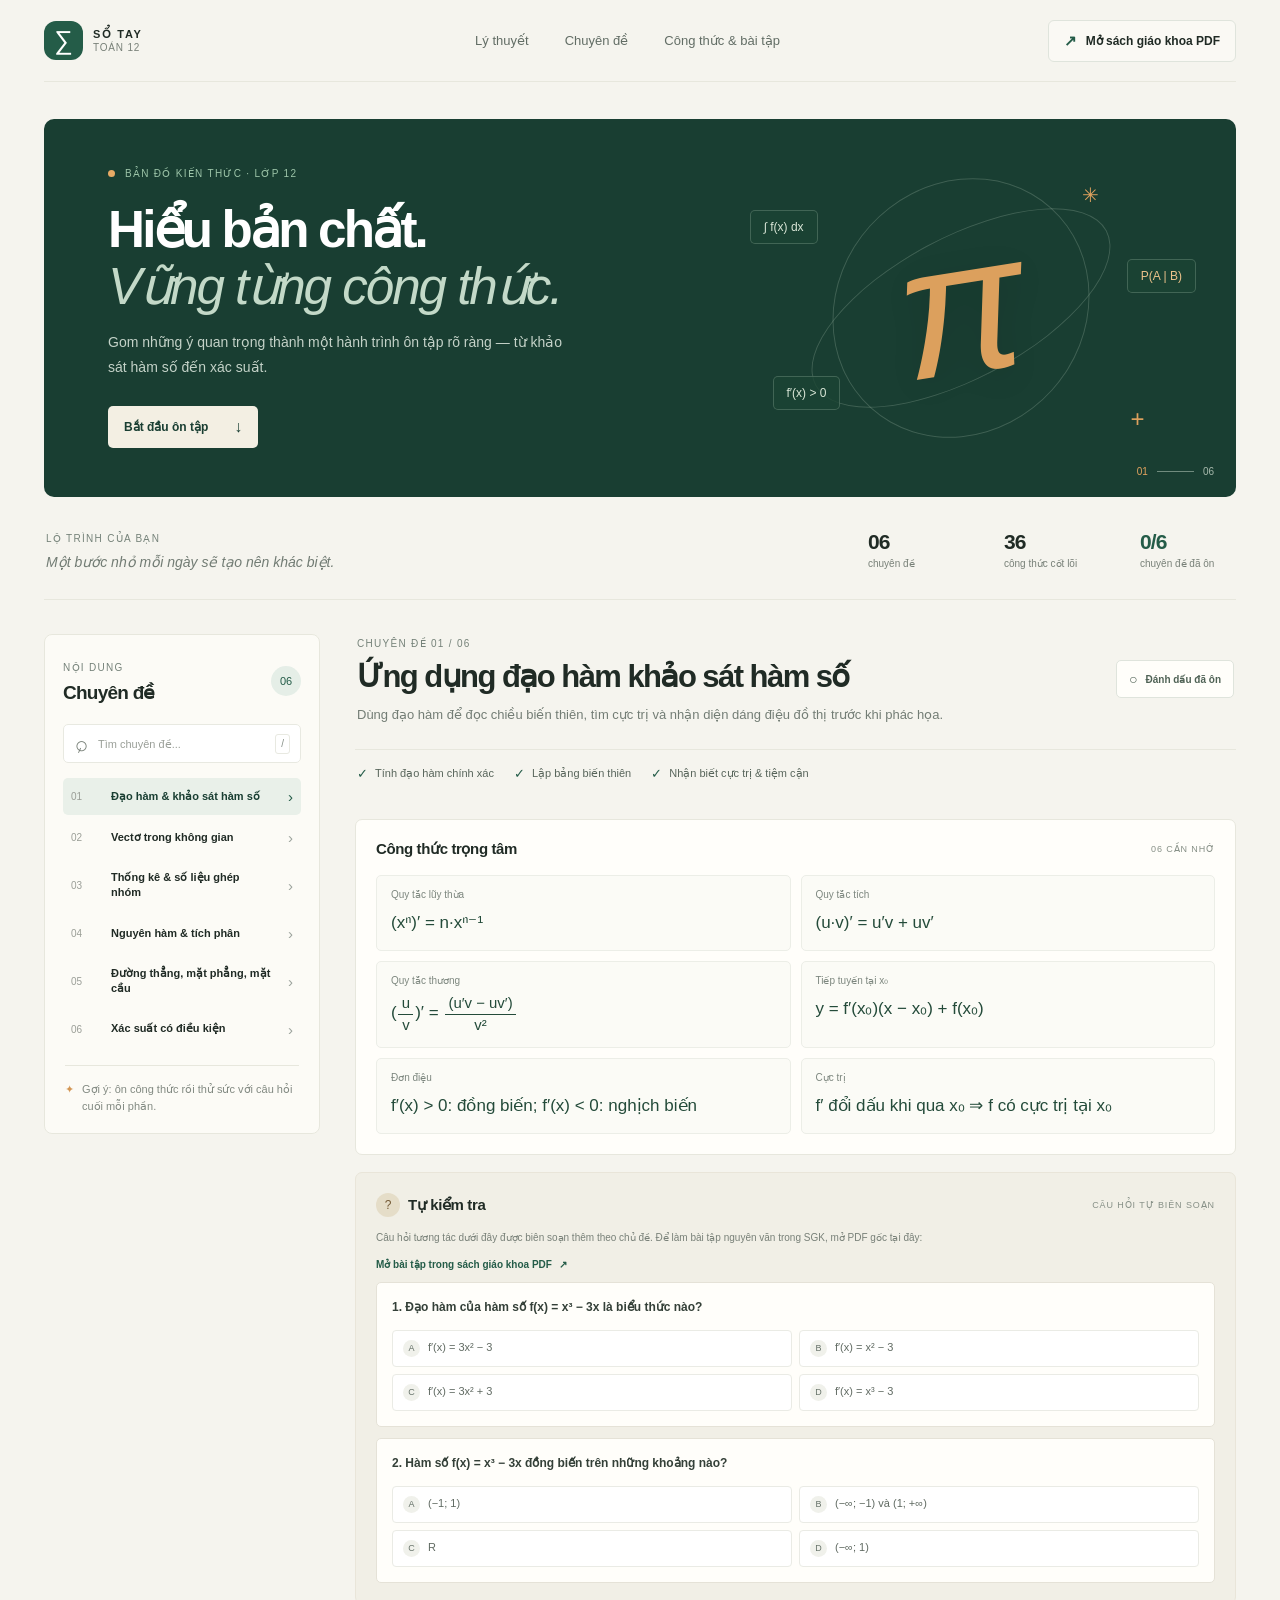
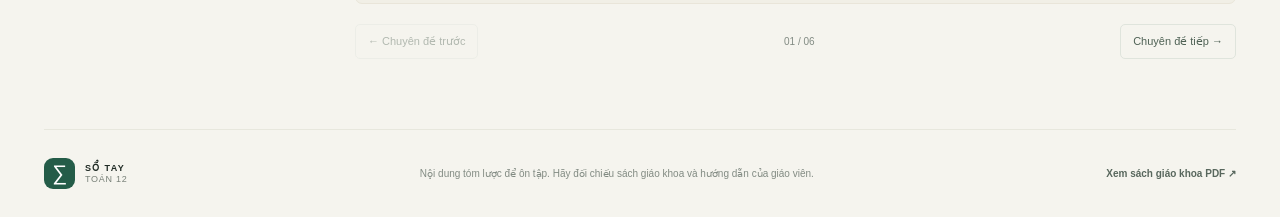
<file: index.html>
<!doctype html>
<html lang="vi">
  <head>
    <meta charset="utf-8">
    <meta name="viewport" content="width=device-width, initial-scale=1">
    <meta name="theme-color" content="#f5f4ee">
    <meta name="description" content="Sổ tay Toán 12: hệ thống kiến thức, công thức trọng tâm và câu hỏi luyện tập theo từng chuyên đề.">
    <title>Sổ tay Toán Tra Thanh — Học theo chuyên đề</title>
    <link rel="stylesheet" href="styles.css">
    <script src="math-render.js" defer></script>
    <script src="script.js" defer></script>
  </head>
  <body>
    <header class="topbar">
      <a class="brand" href="#" aria-label="Sổ tay Toán 12, về đầu trang">
        <span class="brand-mark" aria-hidden="true">∑</span>
        <span class="brand-copy"><strong>SỔ TAY</strong><span>TOÁN 12</span></span>
      </a>
      <nav class="top-links" aria-label="Điều hướng chính">
        <a href="ly-thuyet.html">Lý thuyết</a>
        <a href="#hoc-tap">Chuyên đề</a>
        <a href="#noi-dung-chuyen-de">Công thức &amp; bài tập</a>
      </nav>
      <details class="mobile-nav">
        <summary aria-label="Mở menu điều hướng"><span aria-hidden="true">☰</span></summary>
        <nav class="mobile-nav-panel" aria-label="Điều hướng trên điện thoại">
          <a href="index.html">Trang chủ</a>
          <a href="ly-thuyet.html">Kiến thức lý thuyết</a>
          <a href="#hoc-tap">Chuyên đề</a>
          <a href="#noi-dung-chuyen-de">Công thức &amp; bài tập</a>
        </nav>
      </details>
      <a class="source-link" href="sgk-toan12.pdf" target="_blank" rel="noopener">
        <span aria-hidden="true">↗</span> Mở sách giáo khoa PDF
      </a>
    </header>

    <main>
      <section class="hero page-width" aria-labelledby="hero-title">
        <div class="hero-copy">
          <p class="eyebrow"><span class="eyebrow-dot"></span> BẢN ĐỒ KIẾN THỨC · LỚP 12</p>
          <h1 id="hero-title">Hiểu bản chất.<br><span>Vững từng công thức.</span></h1>
          <p class="hero-description">Gom những ý quan trọng thành một hành trình ôn tập rõ ràng — từ khảo sát hàm số đến xác suất.</p>
          <a class="hero-cta" href="#hoc-tap">Bắt đầu ôn tập <span aria-hidden="true">↓</span></a>
        </div>
        <div class="hero-art" aria-hidden="true">
          <div class="orbit orbit-one"></div>
          <div class="orbit orbit-two"></div>
          <div class="math-note note-one">∫ f(x) dx</div>
          <div class="math-note note-two">f′(x) &gt; 0</div>
          <div class="math-note note-three">P(A | B)</div>
          <div class="hero-symbol">π</div>
          <span class="art-spark spark-one">✳</span>
          <span class="art-spark spark-two">+</span>
        </div>
        <div class="hero-index"><span>01</span><span class="index-line"></span><span>06</span></div>
      </section>

      <section class="overview page-width" aria-label="Tổng quan sổ tay">
        <div class="overview-heading">
          <span class="section-kicker">LỘ TRÌNH CỦA BẠN</span>
          <p>Một bước nhỏ mỗi ngày sẽ tạo nên khác biệt.</p>
        </div>
        <div class="overview-stats">
          <div class="stat"><strong id="topic-count">06</strong><span>chuyên đề</span></div>
          <div class="stat"><strong id="formula-count">—</strong><span>công thức cốt lõi</span></div>
          <div class="stat"><strong id="progress-count">0/6</strong><span>chuyên đề đã ôn</span></div>
        </div>
      </section>

      <section class="study-section page-width" id="hoc-tap" aria-label="Khu vực học tập">
        <aside class="topic-sidebar" aria-label="Danh sách chuyên đề">
          <div class="sidebar-heading">
            <div>
              <span class="section-kicker">NỘI DUNG</span>
              <h2>Chuyên đề</h2>
            </div>
            <span class="topic-total" id="sidebar-count">06</span>
          </div>
          <label class="search-box">
            <span class="search-icon" aria-hidden="true">⌕</span>
            <input id="topic-search" type="search" placeholder="Tìm chuyên đề..." autocomplete="off">
            <kbd>/</kbd>
          </label>
          <nav class="topic-list" id="topic-list" aria-label="Chọn chuyên đề"></nav>
          <p class="sidebar-note"><span aria-hidden="true">✦</span> Gợi ý: ôn công thức rồi thử sức với câu hỏi cuối mỗi phần.</p>
        </aside>

        <div class="topic-content" id="noi-dung-chuyen-de" aria-live="polite">
          <div id="topic-detail"></div>
        </div>
      </section>
    </main>

    <footer class="footer page-width">
      <a class="brand footer-brand" href="#">
        <span class="brand-mark" aria-hidden="true">∑</span>
        <span class="brand-copy"><strong>SỔ TAY</strong><span>TOÁN 12</span></span>
      </a>
      <p>Nội dung tóm lược để ôn tập. Hãy đối chiếu sách giáo khoa và hướng dẫn của giáo viên.</p>
      <a href="sgk-toan12.pdf" target="_blank" rel="noopener">Xem sách giáo khoa PDF <span aria-hidden="true">↗</span></a>
    </footer>
  </body>
</html>
</file>
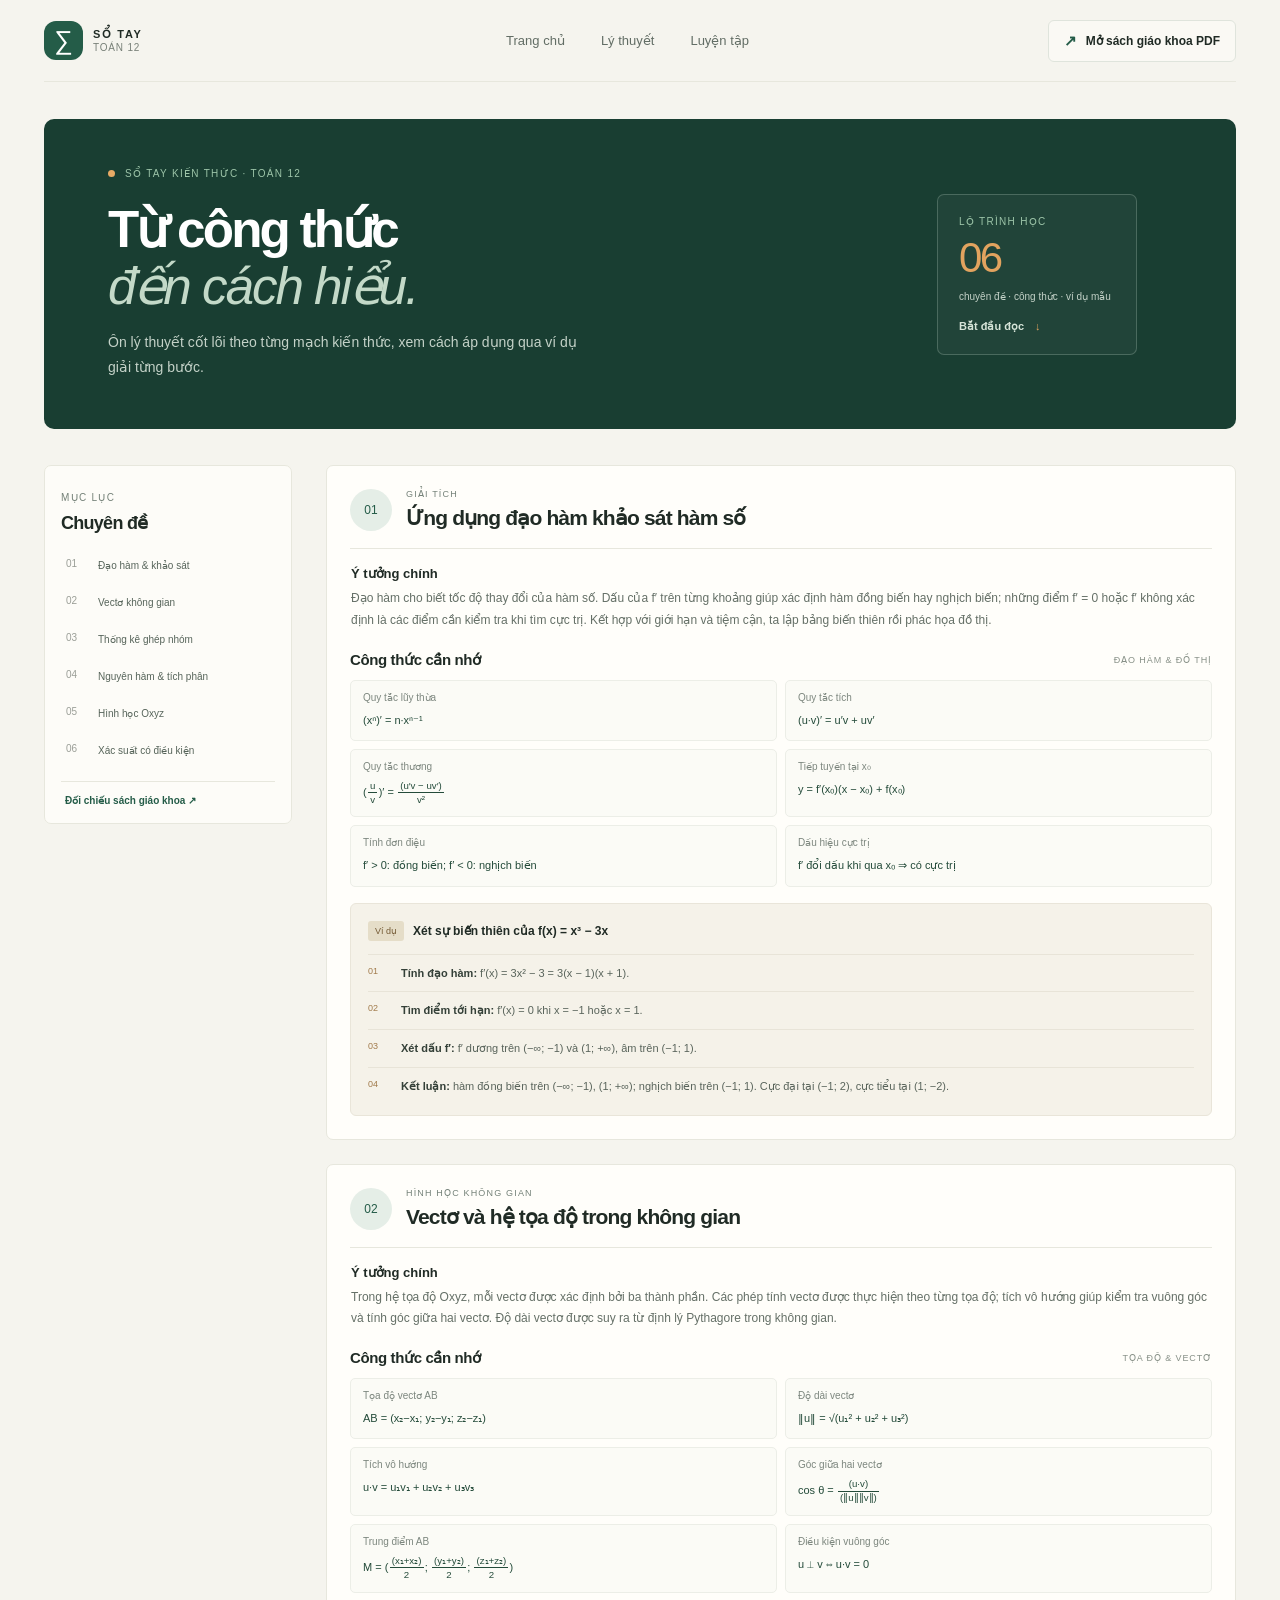
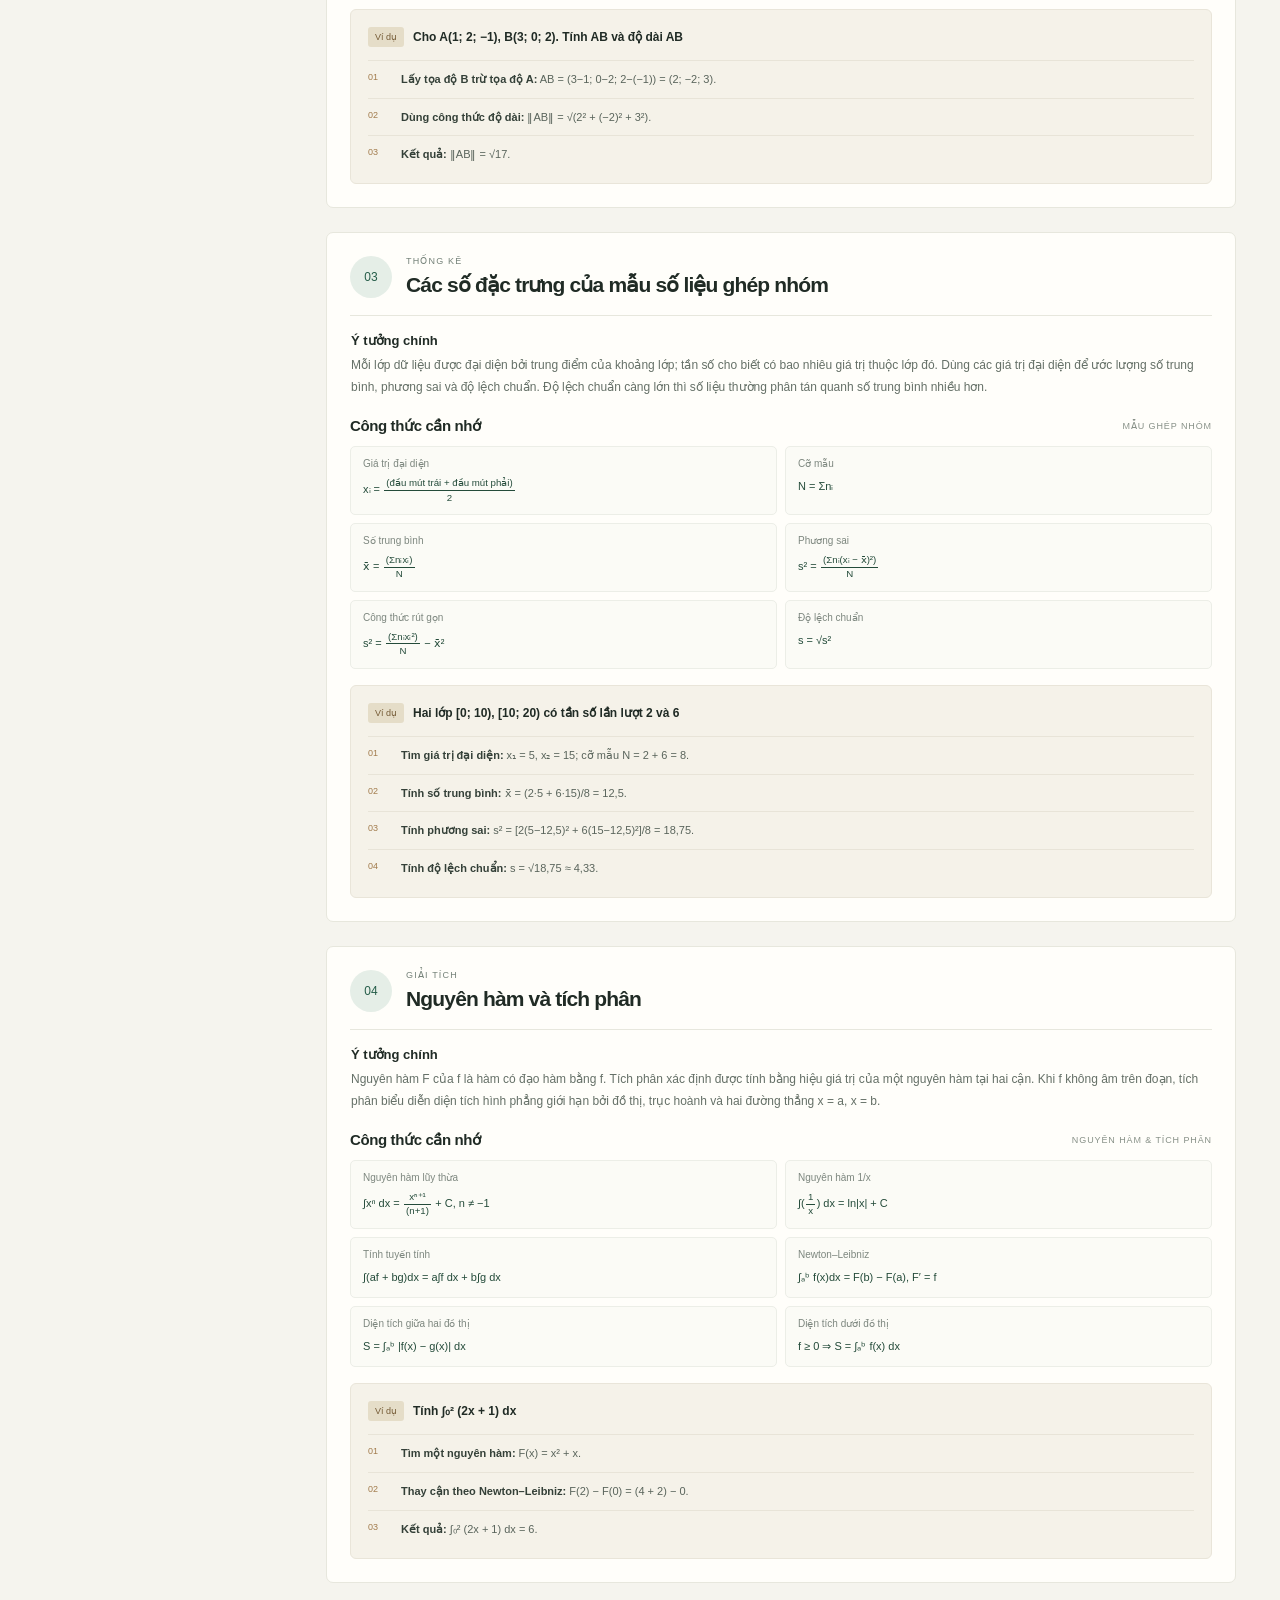
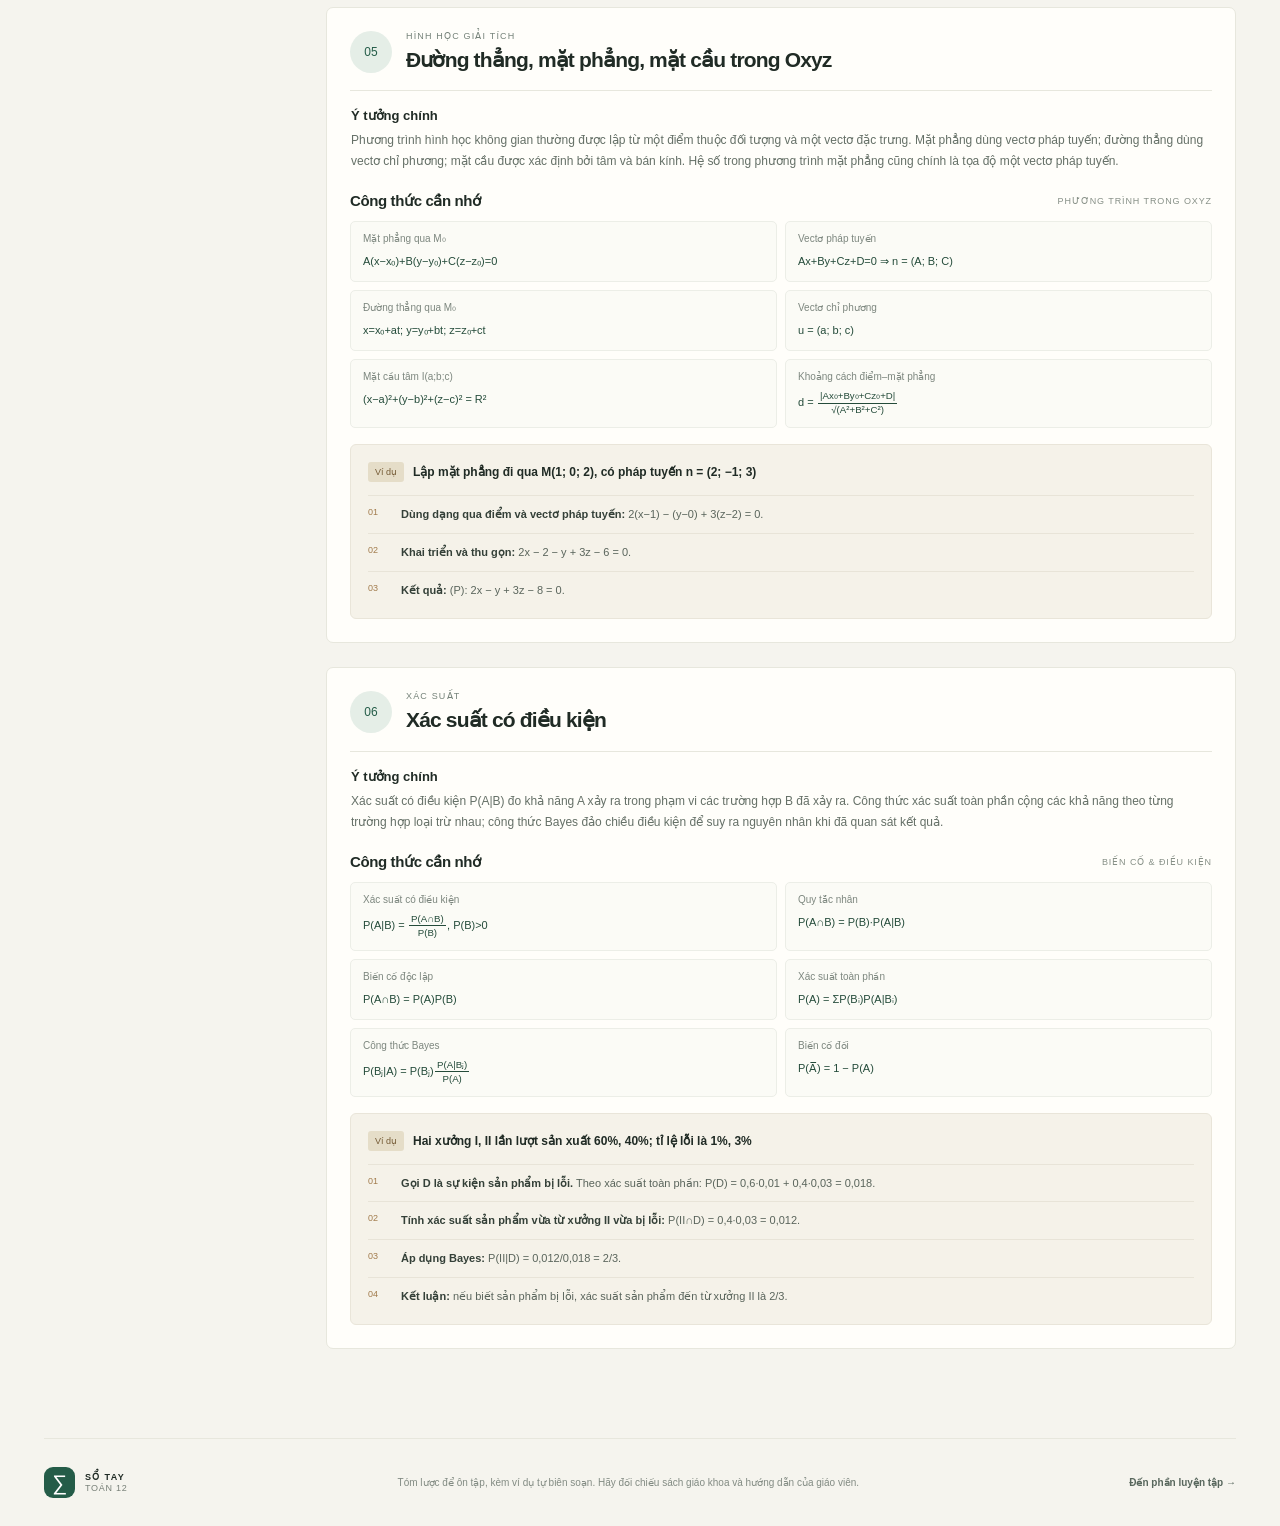
<file: ly-thuyet.html>
<!doctype html>
<html lang="vi">
  <head>
    <meta charset="utf-8">
    <meta name="viewport" content="width=device-width, initial-scale=1">
    <meta name="theme-color" content="#f5f4ee">
    <meta name="description" content="Lý thuyết Toán 12 được hệ thống theo chuyên đề, kèm công thức và ví dụ giải từng bước.">
    <title>Lý thuyết Toán 12 — Công thức và ví dụ</title>
    <link rel="stylesheet" href="styles.css">
    <script src="math-render.js" defer></script>
  </head>
  <body>
    <header class="topbar">
      <a class="brand" href="index.html" aria-label="Sổ tay Toán 12, về trang chủ">
        <span class="brand-mark" aria-hidden="true">∑</span>
        <span class="brand-copy"><strong>SỔ TAY</strong><span>TOÁN 12</span></span>
      </a>
      <nav class="top-links" aria-label="Điều hướng chính">
        <a href="index.html">Trang chủ</a>
        <a href="#ly-thuyet">Lý thuyết</a>
        <a href="index.html#hoc-tap">Luyện tập</a>
      </nav>
      <details class="mobile-nav">
        <summary aria-label="Mở menu điều hướng"><span aria-hidden="true">☰</span></summary>
        <nav class="mobile-nav-panel" aria-label="Điều hướng trên điện thoại">
          <a href="index.html">Trang chủ</a>
          <a href="#ly-thuyet">Kiến thức lý thuyết</a>
          <a href="index.html#hoc-tap">Luyện tập</a>
          <a href="sgk-toan12.pdf" target="_blank" rel="noopener">Mở sách giáo khoa PDF</a>
        </nav>
      </details>
      <a class="source-link" href="sgk-toan12.pdf" target="_blank" rel="noopener">
        <span aria-hidden="true">↗</span> Mở sách giáo khoa PDF
      </a>
    </header>

    <main class="theory-page">
      <section class="hero page-width theory-hero" aria-labelledby="theory-title">
        <div class="hero-copy">
          <p class="eyebrow"><span class="eyebrow-dot"></span> SỔ TAY KIẾN THỨC · TOÁN 12</p>
          <h1 id="theory-title">Từ công thức<br><span>đến cách hiểu.</span></h1>
          <p class="hero-description">Ôn lý thuyết cốt lõi theo từng mạch kiến thức, xem cách áp dụng qua ví dụ giải từng bước.</p>
        </div>
        <div class="theory-hero-side" aria-label="Sáu chuyên đề lý thuyết">
          <span class="section-kicker">LỘ TRÌNH HỌC</span>
          <strong>06</strong>
          <span>chuyên đề · công thức · ví dụ mẫu</span>
          <a href="#chu-de-01">Bắt đầu đọc <span aria-hidden="true">↓</span></a>
        </div>
      </section>

      <div class="theory-layout page-width" id="ly-thuyet">
        <aside class="theory-index" aria-label="Mục lục lý thuyết">
          <span class="section-kicker">MỤC LỤC</span>
          <h2>Chuyên đề</h2>
          <nav>
            <a href="#chu-de-01"><span>01</span> Đạo hàm &amp; khảo sát</a>
            <a href="#chu-de-02"><span>02</span> Vectơ không gian</a>
            <a href="#chu-de-03"><span>03</span> Thống kê ghép nhóm</a>
            <a href="#chu-de-04"><span>04</span> Nguyên hàm &amp; tích phân</a>
            <a href="#chu-de-05"><span>05</span> Hình học Oxyz</a>
            <a href="#chu-de-06"><span>06</span> Xác suất có điều kiện</a>
          </nav>
          <a class="theory-index-source" href="sgk-toan12.pdf" target="_blank" rel="noopener">Đối chiếu sách giáo khoa ↗</a>
        </aside>

        <div class="theory-content">
          <section class="theory-topic" id="chu-de-01" aria-labelledby="topic-title-01">
            <header class="theory-topic-heading">
              <span class="theory-number">01</span>
              <div><p class="section-kicker">GIẢI TÍCH</p><h2 id="topic-title-01">Ứng dụng đạo hàm khảo sát hàm số</h2></div>
            </header>
            <div class="theory-explanation">
              <h3>Ý tưởng chính</h3>
              <p>Đạo hàm cho biết tốc độ thay đổi của hàm số. Dấu của f′ trên từng khoảng giúp xác định hàm đồng biến hay nghịch biến; những điểm f′ = 0 hoặc f′ không xác định là các điểm cần kiểm tra khi tìm cực trị. Kết hợp với giới hạn và tiệm cận, ta lập bảng biến thiên rồi phác họa đồ thị.</p>
            </div>
            <section class="theory-formula-section" aria-label="Công thức đạo hàm">
              <div class="block-heading"><h3>Công thức cần nhớ</h3><span class="block-label">ĐẠO HÀM &amp; ĐỒ THỊ</span></div>
              <div class="formula-grid">
                <article class="formula-card"><span class="formula-name">Quy tắc lũy thừa</span><span class="formula-expression">(xⁿ)′ = n·xⁿ⁻¹</span></article>
                <article class="formula-card"><span class="formula-name">Quy tắc tích</span><span class="formula-expression">(u·v)′ = u′v + uv′</span></article>
                <article class="formula-card"><span class="formula-name">Quy tắc thương</span><span class="formula-expression">(u/v)′ = (u′v − uv′)/v²</span></article>
                <article class="formula-card"><span class="formula-name">Tiếp tuyến tại x₀</span><span class="formula-expression">y = f′(x₀)(x − x₀) + f(x₀)</span></article>
                <article class="formula-card"><span class="formula-name">Tính đơn điệu</span><span class="formula-expression">f′ &gt; 0: đồng biến; f′ &lt; 0: nghịch biến</span></article>
                <article class="formula-card"><span class="formula-name">Dấu hiệu cực trị</span><span class="formula-expression">f′ đổi dấu khi qua x₀ ⇒ có cực trị</span></article>
              </div>
            </section>
            <section class="worked-example" aria-label="Ví dụ khảo sát hàm số">
              <div class="example-heading"><span class="example-badge">Ví dụ</span><h3>Xét sự biến thiên của f(x) = x³ − 3x</h3></div>
              <ol class="example-steps">
                <li><span>01</span><p><strong>Tính đạo hàm:</strong> f′(x) = 3x² − 3 = 3(x − 1)(x + 1).</p></li>
                <li><span>02</span><p><strong>Tìm điểm tới hạn:</strong> f′(x) = 0 khi x = −1 hoặc x = 1.</p></li>
                <li><span>03</span><p><strong>Xét dấu f′:</strong> f′ dương trên (−∞; −1) và (1; +∞), âm trên (−1; 1).</p></li>
                <li><span>04</span><p><strong>Kết luận:</strong> hàm đồng biến trên (−∞; −1), (1; +∞); nghịch biến trên (−1; 1). Cực đại tại (−1; 2), cực tiểu tại (1; −2).</p></li>
              </ol>
            </section>
          </section>

          <section class="theory-topic" id="chu-de-02" aria-labelledby="topic-title-02">
            <header class="theory-topic-heading">
              <span class="theory-number">02</span>
              <div><p class="section-kicker">HÌNH HỌC KHÔNG GIAN</p><h2 id="topic-title-02">Vectơ và hệ tọa độ trong không gian</h2></div>
            </header>
            <div class="theory-explanation">
              <h3>Ý tưởng chính</h3>
              <p>Trong hệ tọa độ Oxyz, mỗi vectơ được xác định bởi ba thành phần. Các phép tính vectơ được thực hiện theo từng tọa độ; tích vô hướng giúp kiểm tra vuông góc và tính góc giữa hai vectơ. Độ dài vectơ được suy ra từ định lý Pythagore trong không gian.</p>
            </div>
            <section class="theory-formula-section" aria-label="Công thức vectơ trong không gian">
              <div class="block-heading"><h3>Công thức cần nhớ</h3><span class="block-label">TỌA ĐỘ &amp; VECTƠ</span></div>
              <div class="formula-grid">
                <article class="formula-card"><span class="formula-name">Tọa độ vectơ AB</span><span class="formula-expression">AB = (x₂−x₁; y₂−y₁; z₂−z₁)</span></article>
                <article class="formula-card"><span class="formula-name">Độ dài vectơ</span><span class="formula-expression">‖u‖ = √(u₁² + u₂² + u₃²)</span></article>
                <article class="formula-card"><span class="formula-name">Tích vô hướng</span><span class="formula-expression">u·v = u₁v₁ + u₂v₂ + u₃v₃</span></article>
                <article class="formula-card"><span class="formula-name">Góc giữa hai vectơ</span><span class="formula-expression">cos θ = (u·v)/(‖u‖‖v‖)</span></article>
                <article class="formula-card"><span class="formula-name">Trung điểm AB</span><span class="formula-expression">M = ((x₁+x₂)/2; (y₁+y₂)/2; (z₁+z₂)/2)</span></article>
                <article class="formula-card"><span class="formula-name">Điều kiện vuông góc</span><span class="formula-expression">u ⟂ v ⇔ u·v = 0</span></article>
              </div>
            </section>
            <section class="worked-example" aria-label="Ví dụ tính vectơ và độ dài">
              <div class="example-heading"><span class="example-badge">Ví dụ</span><h3>Cho A(1; 2; −1), B(3; 0; 2). Tính AB và độ dài AB</h3></div>
              <ol class="example-steps">
                <li><span>01</span><p><strong>Lấy tọa độ B trừ tọa độ A:</strong> AB = (3−1; 0−2; 2−(−1)) = (2; −2; 3).</p></li>
                <li><span>02</span><p><strong>Dùng công thức độ dài:</strong> ‖AB‖ = √(2² + (−2)² + 3²).</p></li>
                <li><span>03</span><p><strong>Kết quả:</strong> ‖AB‖ = √17.</p></li>
              </ol>
            </section>
          </section>

          <section class="theory-topic" id="chu-de-03" aria-labelledby="topic-title-03">
            <header class="theory-topic-heading">
              <span class="theory-number">03</span>
              <div><p class="section-kicker">THỐNG KÊ</p><h2 id="topic-title-03">Các số đặc trưng của mẫu số liệu ghép nhóm</h2></div>
            </header>
            <div class="theory-explanation">
              <h3>Ý tưởng chính</h3>
              <p>Mỗi lớp dữ liệu được đại diện bởi trung điểm của khoảng lớp; tần số cho biết có bao nhiêu giá trị thuộc lớp đó. Dùng các giá trị đại diện để ước lượng số trung bình, phương sai và độ lệch chuẩn. Độ lệch chuẩn càng lớn thì số liệu thường phân tán quanh số trung bình nhiều hơn.</p>
            </div>
            <section class="theory-formula-section" aria-label="Công thức thống kê">
              <div class="block-heading"><h3>Công thức cần nhớ</h3><span class="block-label">MẪU GHÉP NHÓM</span></div>
              <div class="formula-grid">
                <article class="formula-card"><span class="formula-name">Giá trị đại diện</span><span class="formula-expression">xᵢ = (đầu mút trái + đầu mút phải)/2</span></article>
                <article class="formula-card"><span class="formula-name">Cỡ mẫu</span><span class="formula-expression">N = Σnᵢ</span></article>
                <article class="formula-card"><span class="formula-name">Số trung bình</span><span class="formula-expression">x̄ = (Σnᵢxᵢ)/N</span></article>
                <article class="formula-card"><span class="formula-name">Phương sai</span><span class="formula-expression">s² = (Σnᵢ(xᵢ − x̄)²)/N</span></article>
                <article class="formula-card"><span class="formula-name">Công thức rút gọn</span><span class="formula-expression">s² = (Σnᵢxᵢ²)/N − x̄²</span></article>
                <article class="formula-card"><span class="formula-name">Độ lệch chuẩn</span><span class="formula-expression">s = √s²</span></article>
              </div>
            </section>
            <section class="worked-example" aria-label="Ví dụ tính số trung bình và độ phân tán">
              <div class="example-heading"><span class="example-badge">Ví dụ</span><h3>Hai lớp [0; 10), [10; 20) có tần số lần lượt 2 và 6</h3></div>
              <ol class="example-steps">
                <li><span>01</span><p><strong>Tìm giá trị đại diện:</strong> x₁ = 5, x₂ = 15; cỡ mẫu N = 2 + 6 = 8.</p></li>
                <li><span>02</span><p><strong>Tính số trung bình:</strong> x̄ = (2·5 + 6·15)/8 = 12,5.</p></li>
                <li><span>03</span><p><strong>Tính phương sai:</strong> s² = [2(5−12,5)² + 6(15−12,5)²]/8 = 18,75.</p></li>
                <li><span>04</span><p><strong>Tính độ lệch chuẩn:</strong> s = √18,75 ≈ 4,33.</p></li>
              </ol>
            </section>
          </section>

          <section class="theory-topic" id="chu-de-04" aria-labelledby="topic-title-04">
            <header class="theory-topic-heading">
              <span class="theory-number">04</span>
              <div><p class="section-kicker">GIẢI TÍCH</p><h2 id="topic-title-04">Nguyên hàm và tích phân</h2></div>
            </header>
            <div class="theory-explanation">
              <h3>Ý tưởng chính</h3>
              <p>Nguyên hàm F của f là hàm có đạo hàm bằng f. Tích phân xác định được tính bằng hiệu giá trị của một nguyên hàm tại hai cận. Khi f không âm trên đoạn, tích phân biểu diễn diện tích hình phẳng giới hạn bởi đồ thị, trục hoành và hai đường thẳng x = a, x = b.</p>
            </div>
            <section class="theory-formula-section" aria-label="Công thức nguyên hàm và tích phân">
              <div class="block-heading"><h3>Công thức cần nhớ</h3><span class="block-label">NGUYÊN HÀM &amp; TÍCH PHÂN</span></div>
              <div class="formula-grid">
                <article class="formula-card"><span class="formula-name">Nguyên hàm lũy thừa</span><span class="formula-expression">∫xⁿ dx = xⁿ⁺¹/(n+1) + C, n ≠ −1</span></article>
                <article class="formula-card"><span class="formula-name">Nguyên hàm 1/x</span><span class="formula-expression">∫(1/x) dx = ln|x| + C</span></article>
                <article class="formula-card"><span class="formula-name">Tính tuyến tính</span><span class="formula-expression">∫(af + bg)dx = a∫f dx + b∫g dx</span></article>
                <article class="formula-card"><span class="formula-name">Newton–Leibniz</span><span class="formula-expression">∫ₐᵇ f(x)dx = F(b) − F(a), F′ = f</span></article>
                <article class="formula-card"><span class="formula-name">Diện tích giữa hai đồ thị</span><span class="formula-expression">S = ∫ₐᵇ |f(x) − g(x)| dx</span></article>
                <article class="formula-card"><span class="formula-name">Diện tích dưới đồ thị</span><span class="formula-expression">f ≥ 0 ⇒ S = ∫ₐᵇ f(x) dx</span></article>
              </div>
            </section>
            <section class="worked-example" aria-label="Ví dụ tính tích phân xác định">
              <div class="example-heading"><span class="example-badge">Ví dụ</span><h3>Tính ∫₀² (2x + 1) dx</h3></div>
              <ol class="example-steps">
                <li><span>01</span><p><strong>Tìm một nguyên hàm:</strong> F(x) = x² + x.</p></li>
                <li><span>02</span><p><strong>Thay cận theo Newton–Leibniz:</strong> F(2) − F(0) = (4 + 2) − 0.</p></li>
                <li><span>03</span><p><strong>Kết quả:</strong> ∫₀² (2x + 1) dx = 6.</p></li>
              </ol>
            </section>
          </section>

          <section class="theory-topic" id="chu-de-05" aria-labelledby="topic-title-05">
            <header class="theory-topic-heading">
              <span class="theory-number">05</span>
              <div><p class="section-kicker">HÌNH HỌC GIẢI TÍCH</p><h2 id="topic-title-05">Đường thẳng, mặt phẳng, mặt cầu trong Oxyz</h2></div>
            </header>
            <div class="theory-explanation">
              <h3>Ý tưởng chính</h3>
              <p>Phương trình hình học không gian thường được lập từ một điểm thuộc đối tượng và một vectơ đặc trưng. Mặt phẳng dùng vectơ pháp tuyến; đường thẳng dùng vectơ chỉ phương; mặt cầu được xác định bởi tâm và bán kính. Hệ số trong phương trình mặt phẳng cũng chính là tọa độ một vectơ pháp tuyến.</p>
            </div>
            <section class="theory-formula-section" aria-label="Công thức hình học Oxyz">
              <div class="block-heading"><h3>Công thức cần nhớ</h3><span class="block-label">PHƯƠNG TRÌNH TRONG OXYZ</span></div>
              <div class="formula-grid">
                <article class="formula-card"><span class="formula-name">Mặt phẳng qua M₀</span><span class="formula-expression">A(x−x₀)+B(y−y₀)+C(z−z₀)=0</span></article>
                <article class="formula-card"><span class="formula-name">Vectơ pháp tuyến</span><span class="formula-expression">Ax+By+Cz+D=0 ⇒ n = (A; B; C)</span></article>
                <article class="formula-card"><span class="formula-name">Đường thẳng qua M₀</span><span class="formula-expression">x=x₀+at; y=y₀+bt; z=z₀+ct</span></article>
                <article class="formula-card"><span class="formula-name">Vectơ chỉ phương</span><span class="formula-expression">u = (a; b; c)</span></article>
                <article class="formula-card"><span class="formula-name">Mặt cầu tâm I(a;b;c)</span><span class="formula-expression">(x−a)²+(y−b)²+(z−c)² = R²</span></article>
                <article class="formula-card"><span class="formula-name">Khoảng cách điểm–mặt phẳng</span><span class="formula-expression">d = |Ax₀+By₀+Cz₀+D|/√(A²+B²+C²)</span></article>
              </div>
            </section>
            <section class="worked-example" aria-label="Ví dụ lập phương trình mặt phẳng">
              <div class="example-heading"><span class="example-badge">Ví dụ</span><h3>Lập mặt phẳng đi qua M(1; 0; 2), có pháp tuyến n = (2; −1; 3)</h3></div>
              <ol class="example-steps">
                <li><span>01</span><p><strong>Dùng dạng qua điểm và vectơ pháp tuyến:</strong> 2(x−1) − (y−0) + 3(z−2) = 0.</p></li>
                <li><span>02</span><p><strong>Khai triển và thu gọn:</strong> 2x − 2 − y + 3z − 6 = 0.</p></li>
                <li><span>03</span><p><strong>Kết quả:</strong> (P): 2x − y + 3z − 8 = 0.</p></li>
              </ol>
            </section>
          </section>

          <section class="theory-topic" id="chu-de-06" aria-labelledby="topic-title-06">
            <header class="theory-topic-heading">
              <span class="theory-number">06</span>
              <div><p class="section-kicker">XÁC SUẤT</p><h2 id="topic-title-06">Xác suất có điều kiện</h2></div>
            </header>
            <div class="theory-explanation">
              <h3>Ý tưởng chính</h3>
              <p>Xác suất có điều kiện P(A|B) đo khả năng A xảy ra trong phạm vi các trường hợp B đã xảy ra. Công thức xác suất toàn phần cộng các khả năng theo từng trường hợp loại trừ nhau; công thức Bayes đảo chiều điều kiện để suy ra nguyên nhân khi đã quan sát kết quả.</p>
            </div>
            <section class="theory-formula-section" aria-label="Công thức xác suất có điều kiện">
              <div class="block-heading"><h3>Công thức cần nhớ</h3><span class="block-label">BIẾN CỐ &amp; ĐIỀU KIỆN</span></div>
              <div class="formula-grid">
                <article class="formula-card"><span class="formula-name">Xác suất có điều kiện</span><span class="formula-expression">P(A|B) = P(A∩B)/P(B), P(B)&gt;0</span></article>
                <article class="formula-card"><span class="formula-name">Quy tắc nhân</span><span class="formula-expression">P(A∩B) = P(B)·P(A|B)</span></article>
                <article class="formula-card"><span class="formula-name">Biến cố độc lập</span><span class="formula-expression">P(A∩B) = P(A)P(B)</span></article>
                <article class="formula-card"><span class="formula-name">Xác suất toàn phần</span><span class="formula-expression">P(A) = ΣP(Bᵢ)P(A|Bᵢ)</span></article>
                <article class="formula-card"><span class="formula-name">Công thức Bayes</span><span class="formula-expression">P(Bⱼ|A) = P(Bⱼ)P(A|Bⱼ)/P(A)</span></article>
                <article class="formula-card"><span class="formula-name">Biến cố đối</span><span class="formula-expression">P(A̅) = 1 − P(A)</span></article>
              </div>
            </section>
            <section class="worked-example" aria-label="Ví dụ sử dụng công thức Bayes">
              <div class="example-heading"><span class="example-badge">Ví dụ</span><h3>Hai xưởng I, II lần lượt sản xuất 60%, 40%; tỉ lệ lỗi là 1%, 3%</h3></div>
              <ol class="example-steps">
                <li><span>01</span><p><strong>Gọi D là sự kiện sản phẩm bị lỗi.</strong> Theo xác suất toàn phần: P(D) = 0,6·0,01 + 0,4·0,03 = 0,018.</p></li>
                <li><span>02</span><p><strong>Tính xác suất sản phẩm vừa từ xưởng II vừa bị lỗi:</strong> P(II∩D) = 0,4·0,03 = 0,012.</p></li>
                <li><span>03</span><p><strong>Áp dụng Bayes:</strong> P(II|D) = 0,012/0,018 = 2/3.</p></li>
                <li><span>04</span><p><strong>Kết luận:</strong> nếu biết sản phẩm bị lỗi, xác suất sản phẩm đến từ xưởng II là 2/3.</p></li>
              </ol>
            </section>
          </section>
        </div>
      </div>
    </main>

    <footer class="footer page-width">
      <a class="brand footer-brand" href="index.html">
        <span class="brand-mark" aria-hidden="true">∑</span>
        <span class="brand-copy"><strong>SỔ TAY</strong><span>TOÁN 12</span></span>
      </a>
      <p>Tóm lược để ôn tập, kèm ví dụ tự biên soạn. Hãy đối chiếu sách giáo khoa và hướng dẫn của giáo viên.</p>
      <a href="index.html#hoc-tap">Đến phần luyện tập <span aria-hidden="true">→</span></a>
    </footer>
  </body>
</html>
</file>
<file: styles.css>
:root {
  color-scheme: light;
  --paper: #f5f4ee;
  --surface: #fffefa;
  --ink: #202b25;
  --muted: #788078;
  --line: #e7e7dd;
  --green: #245c48;
  --green-dark: #193e32;
  --mint: #e5eee7;
  --orange: #e8a05a;
  --sans: "Segoe UI", Arial, sans-serif;
  --display: "Segoe UI", Arial, sans-serif;
  --serif: "Segoe UI", Arial, sans-serif;
  --mono: "Segoe UI", Arial, sans-serif;
}

* { box-sizing: border-box; }

html { scroll-behavior: smooth; scroll-padding-top: 24px; }

body {
  margin: 0;
  background: var(--paper);
  color: var(--ink);
  font-family: var(--sans);
}

button, input { font: inherit; }
a { color: inherit; text-decoration: none; }
button { color: inherit; }

.page-width, .topbar { width: min(1192px, calc(100% - 64px)); margin-inline: auto; }

.topbar {
  min-height: 82px;
  display: flex;
  align-items: center;
  justify-content: space-between;
  border-bottom: 1px solid var(--line);
}

.brand { display: inline-flex; align-items: center; gap: 10px; }
.brand-mark {
  display: grid;
  width: 39px;
  height: 39px;
  place-items: center;
  border-radius: 12px;
  color: #fff;
  background: var(--green);
  font: 26px var(--serif);
}
.brand-copy { display: grid; gap: 1px; line-height: 1.05; }
.brand-copy strong { font: 700 11px var(--display); letter-spacing: .15em; }
.brand-copy span { color: var(--muted); font: 500 10px var(--mono); letter-spacing: .08em; }
.top-links { display: flex; gap: 36px; margin-left: 65px; color: #626d65; font-size: 13px; }
.top-links a:hover, .footer > a:last-child:hover { color: var(--green); }
.mobile-nav { display: none; }
.source-link {
  display: inline-flex;
  align-items: center;
  gap: 9px;
  padding: 11px 15px;
  border: 1px solid #dfe4dc;
  border-radius: 6px;
  background: rgba(255, 254, 250, .55);
  font-size: 12px;
  font-weight: 600;
  transition: background .2s, border-color .2s;
}
.source-link:hover { border-color: var(--green); background: white; }
.source-link span { color: var(--green); font-size: 15px; }

.hero {
  position: relative;
  display: flex;
  min-height: 350px;
  align-items: center;
  overflow: hidden;
  margin-top: 37px;
  padding: 49px 64px;
  border-radius: 10px;
  background: var(--green-dark);
  color: #fff;
}
.hero-copy { position: relative; z-index: 1; width: min(590px, 62%); }
.eyebrow, .section-kicker {
  margin: 0;
  color: #9dc5a9;
  font: 500 10px var(--mono);
  letter-spacing: .13em;
}
.eyebrow { display: flex; align-items: center; gap: 10px; }
.eyebrow-dot { width: 7px; height: 7px; border-radius: 50%; background: #e7aa65; }
.hero h1 {
  margin: 22px 0 14px;
  font: 600 clamp(35px, 4vw, 52px)/1.12 var(--display);
  letter-spacing: -.055em;
}
.hero h1 span { color: #c3d9c8; font-family: var(--serif); font-weight: 400; font-style: italic; letter-spacing: -.04em; }
.hero-description { max-width: 470px; margin: 0; color: #c4d2c8; font-size: 14px; line-height: 1.8; }
.hero-cta {
  display: inline-flex;
  align-items: center;
  gap: 26px;
  margin-top: 26px;
  padding: 12px 16px;
  border-radius: 5px;
  background: #f3efe3;
  color: var(--green-dark);
  font-size: 12px;
  font-weight: 700;
}
.hero-cta span { font-size: 16px; }
.hero-cta:hover { background: white; transform: translateY(-1px); }
.hero-art { position: absolute; inset: 0 0 0 52%; opacity: .98; }
.hero-symbol {
  position: absolute;
  top: 50%;
  left: 52%;
  transform: translate(-50%, -51%) rotate(-9deg);
  color: #e2a35f;
  font: italic 190px/1 var(--serif);
  text-shadow: 0 8px 40px rgba(0, 0, 0, .13);
}
.orbit { position: absolute; top: 50%; left: 52%; border: 1px solid rgba(206, 225, 209, .21); border-radius: 50%; transform: translate(-50%, -50%) rotate(-28deg); }
.orbit-one { width: 330px; height: 142px; }
.orbit-two { width: 246px; height: 270px; transform: translate(-50%, -50%) rotate(42deg); }
.math-note {
  position: absolute;
  z-index: 1;
  padding: 9px 13px;
  border: 1px solid rgba(213, 230, 215, .22);
  border-radius: 5px;
  background: rgba(27, 68, 52, .78);
  color: #dfebdc;
  font: 12px var(--mono);
  backdrop-filter: blur(7px);
}
.note-one { top: 24%; left: 15%; }
.note-two { top: 68%; left: 19%; }
.note-three { top: 37%; right: 7%; color: #f2c68e; }
.art-spark { position: absolute; color: #e2a35f; }
.spark-one { top: 17%; right: 24%; font-size: 20px; }
.spark-two { bottom: 17%; right: 16%; font: 24px var(--serif); }
.hero-index { position: absolute; right: 22px; bottom: 20px; display: flex; align-items: center; gap: 9px; color: #a7b9ac; font: 10px var(--mono); }
.hero-index > span:first-child { color: #e2a35f; }
.index-line { width: 37px; height: 1px; background: rgba(219, 232, 220, .45); }

.overview { display: flex; align-items: center; justify-content: space-between; gap: 30px; padding: 31px 2px 29px; border-bottom: 1px solid var(--line); }
.overview-heading .section-kicker, .sidebar-heading .section-kicker, .detail-heading .section-kicker { color: #758279; }
.overview-heading p { margin: 8px 0 0; color: #727c74; font: italic 14px var(--serif); }
.overview-stats { display: flex; align-items: center; gap: 42px; }
.stat { display: grid; gap: 4px; min-width: 94px; }
.stat strong { font: 600 21px var(--display); letter-spacing: -.04em; }
.stat span { color: var(--muted); font-size: 10px; }
#progress-count { color: var(--green); }

.study-section { display: grid; grid-template-columns: 276px minmax(0, 1fr); align-items: start; gap: 35px; padding-block: 34px 70px; }
.topic-sidebar { position: sticky; top: 20px; padding: 22px 18px 17px; border: 1px solid var(--line); border-radius: 8px; background: rgba(255, 254, 250, .72); }
.sidebar-heading { display: flex; align-items: center; justify-content: space-between; }
.sidebar-heading h2 { margin: 6px 0 0; font: 700 19px var(--display); letter-spacing: -.04em; }
.topic-total { display: grid; width: 30px; height: 30px; place-items: center; border-radius: 50%; background: var(--mint); color: var(--green); font: 11px var(--mono); }
.search-box { display: flex; align-items: center; gap: 9px; height: 39px; margin-top: 20px; padding: 0 10px; border: 1px solid #e8e9e1; border-radius: 5px; background: white; color: #788078; }
.search-box:focus-within { border-color: #9db8a2; box-shadow: 0 0 0 3px rgba(36, 92, 72, .07); }
.search-icon { font: 22px var(--serif); transform: rotate(-20deg); }
.search-box input { width: 100%; min-width: 0; border: 0; outline: 0; background: transparent; color: var(--ink); font-size: 11px; }
.search-box input::placeholder { color: #9a9f98; }
.search-box kbd { display: grid; width: 18px; height: 20px; place-items: center; border: 1px solid #e8e9e1; border-radius: 3px; color: #858e86; font: 10px var(--mono); }
.topic-list { display: grid; gap: 4px; margin-top: 15px; }
.topic-button { display: grid; grid-template-columns: 32px 1fr 13px; align-items: center; gap: 8px; width: 100%; padding: 10px 8px; border: 0; border-radius: 5px; background: transparent; text-align: left; cursor: pointer; transition: background .15s, color .15s; }
.topic-button:hover { background: #f1f3eb; }
.topic-button[aria-current="true"] { background: #e9f0e9; color: var(--green-dark); }
.topic-number { color: #9a9e97; font: 10px var(--mono); }
.topic-name { font-size: 11px; font-weight: 600; line-height: 1.4; }
.topic-chevron { color: #9ba39c; font-size: 15px; text-align: right; }
.topic-button[aria-current="true"] .topic-chevron { color: var(--green); }
.sidebar-note { display: flex; gap: 8px; margin: 17px 2px 0; padding-top: 15px; border-top: 1px solid var(--line); color: #818981; font: 11px/1.6 var(--serif); }
.sidebar-note span { color: #d39755; }

.topic-content { min-width: 0; }
.topic-header { display: flex; align-items: flex-start; justify-content: space-between; gap: 20px; padding: 4px 2px 23px; border-bottom: 1px solid var(--line); }
.detail-heading { min-width: 0; }
.detail-heading h2 { margin: 10px 0 8px; font: 700 clamp(23px, 3vw, 31px)/1.18 var(--display); letter-spacing: -.05em; }
.detail-description { max-width: 670px; margin: 0; color: #737d75; font-size: 13px; line-height: 1.7; }
.review-button { flex: 0 0 auto; display: inline-flex; align-items: center; gap: 8px; margin-top: 22px; padding: 10px 12px; border: 1px solid #dfe4dc; border-radius: 5px; background: var(--surface); color: #4f6255; font-size: 10px; font-weight: 600; cursor: pointer; }
.review-button:hover { border-color: #a5bba8; }
.review-button.is-done { border-color: #bbd2bd; background: #e7f0e6; color: var(--green); }
.review-check { font-size: 14px; }
.learning-points { display: flex; flex-wrap: wrap; gap: 8px 20px; padding: 16px 2px 21px; }
.learning-point { display: inline-flex; align-items: center; gap: 7px; color: #58655b; font-size: 11px; }
.learning-point span { color: var(--green); font-size: 13px; }
.content-block { margin-top: 17px; padding: 20px; border: 1px solid var(--line); border-radius: 7px; background: var(--surface); }
.block-heading { display: flex; align-items: center; justify-content: space-between; gap: 12px; margin-bottom: 17px; }
.block-heading h3 { margin: 0; font: 700 15px var(--display); letter-spacing: -.025em; }
.block-label { color: #879087; font: 9px var(--mono); letter-spacing: .1em; }
.formula-grid { display: grid; grid-template-columns: repeat(2, minmax(0, 1fr)); gap: 10px; }
.formula-card { min-width: 0; padding: 13px 14px; border: 1px solid #eceee7; border-radius: 5px; background: #fbfbf6; }
.formula-name { display: block; margin-bottom: 8px; color: #7d877f; font-size: 10px; }
.formula-expression { display: block; overflow-wrap: anywhere; color: #244b3a; font: 17px/1.75 "Segoe UI", Arial, sans-serif; font-variant-numeric: lining-nums; }
.math-fraction { display: inline-grid; grid-template-rows: auto auto; vertical-align: middle; margin: 0 .12em; text-align: center; font-size: .88em; line-height: 1.2; }
.math-numerator { padding: 0 .22em .08em; border-bottom: 1px solid currentColor; }
.math-denominator { padding: .08em .22em 0; }
.practice-block { margin-top: 17px; padding: 20px; border: 1px solid #e9e5d9; border-radius: 7px; background: #f1efe6; }
.practice-block .block-heading { margin-bottom: 13px; }
.practice-block .block-heading h3 { display: flex; align-items: center; gap: 8px; }
.practice-note { margin: 0 0 7px; color: #788078; font-size: 10px; line-height: 1.65; }
.source-exercise-link { display: inline-flex; align-items: center; gap: 7px; margin-bottom: 12px; color: var(--green); font-size: 10px; font-weight: 700; }
.source-exercise-link:hover { text-decoration: underline; }
.practice-icon { display: grid; width: 24px; height: 24px; place-items: center; border-radius: 50%; background: #e5ddc8; color: #745a35; font: 12px var(--serif); }
.question-list { display: grid; gap: 11px; }
.question-card { padding: 15px; border: 1px solid #e5e2d7; border-radius: 5px; background: #fffefa; }
.question-prompt { margin: 0 0 12px; color: #344038; font-size: 12px; font-weight: 600; line-height: 1.65; }
.question-options { display: grid; grid-template-columns: repeat(2, minmax(0, 1fr)); gap: 7px; }
.answer-option { display: flex; align-items: flex-start; gap: 8px; min-height: 36px; padding: 9px 10px; border: 1px solid #eaebe5; border-radius: 4px; background: white; color: #606a62; text-align: left; font-size: 11px; line-height: 1.45; cursor: pointer; transition: border-color .15s, background .15s; }
.answer-option:hover:not(:disabled) { border-color: #9bb9a2; background: #f7faf6; }
.answer-option:disabled { cursor: default; }
.answer-option.is-correct { border-color: #a9c8ab; background: #eaf3e9; color: #285d38; }
.answer-option.is-wrong { border-color: #e1b4a9; background: #fcf0ed; color: #9a4839; }
.option-letter { display: grid; flex: 0 0 17px; width: 17px; height: 17px; place-items: center; border-radius: 50%; background: #f0f1eb; color: #657168; font: 9px var(--mono); }
.answer-option.is-correct .option-letter { background: #d4e8d2; color: #285d38; }
.answer-option.is-wrong .option-letter { background: #f2d9d3; color: #9a4839; }
.answer-feedback { min-height: 0; margin: 0; color: #536157; font-size: 11px; line-height: 1.6; }
.answer-feedback:not(:empty) { margin-top: 10px; }
.answer-feedback[data-correct="true"] { color: #32633e; }
.answer-feedback[data-correct="false"] { color: #9a4839; }
.empty-search { padding: 20px 10px; color: #7b847d; font-size: 12px; line-height: 1.6; text-align: center; }
.topic-navigation { display: flex; align-items: center; justify-content: space-between; gap: 12px; margin-top: 20px; }
.topic-navigation button { padding: 10px 12px; border: 1px solid #dfe4dc; border-radius: 5px; background: transparent; color: #4e6154; font-size: 11px; cursor: pointer; }
.topic-navigation button:hover:not(:disabled) { background: #e9f0e9; }
.topic-navigation button:disabled { opacity: .4; cursor: not-allowed; }
.topic-position { color: #828b83; font: 10px var(--mono); }

.footer { display: flex; align-items: center; justify-content: space-between; gap: 20px; min-height: 88px; border-top: 1px solid var(--line); }
.footer-brand .brand-mark { width: 31px; height: 31px; border-radius: 9px; font-size: 21px; }
.footer-brand .brand-copy strong { font-size: 9px; }
.footer-brand .brand-copy span { font-size: 9px; }
.footer p { color: #828b83; font-size: 10px; }
.footer > a:last-child { color: #58675d; font-size: 10px; font-weight: 600; }

.theory-hero { min-height: 300px; justify-content: space-between; margin-bottom: 36px; }
.theory-hero .hero-copy { width: min(590px, 67%); }
.theory-hero-side { display: grid; justify-items: start; gap: 7px; width: 200px; margin-right: 35px; padding: 21px; border: 1px solid rgba(213, 230, 215, .23); border-radius: 7px; background: rgba(255, 255, 255, .035); }
.theory-hero-side strong { color: #e2a35f; font: 500 42px var(--display); letter-spacing: -.06em; }
.theory-hero-side > span:nth-of-type(2) { color: #c4d2c8; font-size: 10px; line-height: 1.6; }
.theory-hero-side a { margin-top: 8px; color: #d6e4d8; font-size: 11px; font-weight: 600; }
.theory-hero-side a span { padding-left: 8px; color: #e2a35f; }
.theory-layout { display: grid; grid-template-columns: 248px minmax(0, 1fr); align-items: start; gap: 34px; padding-bottom: 65px; }
.theory-index { position: sticky; top: 20px; padding: 21px 16px 17px; border: 1px solid var(--line); border-radius: 7px; background: rgba(255, 254, 250, .8); }
.theory-index > .section-kicker { color: #758279; }
.theory-index h2 { margin: 7px 0 15px; font: 700 18px var(--display); letter-spacing: -.04em; }
.theory-index nav { display: grid; gap: 4px; }
.theory-index nav a { display: grid; grid-template-columns: 25px 1fr; gap: 7px; padding: 9px 5px; border-radius: 4px; color: #56645a; font-size: 10px; line-height: 1.5; }
.theory-index nav a:hover { background: #e9f0e9; color: var(--green-dark); }
.theory-index nav a span { color: #9a9e97; font: 10px var(--mono); }
.theory-index-source { display: block; margin-top: 14px; padding: 13px 4px 0; border-top: 1px solid var(--line); color: var(--green); font-size: 10px; font-weight: 600; }
.theory-topic { scroll-margin-top: 22px; margin-bottom: 24px; padding: 23px; border: 1px solid var(--line); border-radius: 7px; background: var(--surface); }
.theory-topic-heading { display: flex; align-items: center; gap: 14px; padding-bottom: 17px; border-bottom: 1px solid var(--line); }
.theory-number { display: grid; flex: 0 0 42px; width: 42px; height: 42px; place-items: center; border-radius: 50%; background: var(--mint); color: var(--green); font: 12px var(--mono); }
.theory-topic-heading .section-kicker { color: #758279; font-size: 9px; }
.theory-topic-heading h2 { margin: 5px 0 0; font: 700 21px/1.3 var(--display); letter-spacing: -.04em; }
.theory-explanation { padding: 17px 1px 5px; }
.theory-explanation h3 { margin: 0 0 7px; font: 700 13px var(--display); }
.theory-explanation p { margin: 0; color: #657067; font-size: 12px; line-height: 1.8; }
.theory-formula-section { margin-top: 14px; }
.theory-formula-section .block-heading { margin-bottom: 11px; }
.theory-formula-section .formula-grid { gap: 8px; }
.theory-formula-section .formula-card { padding: 11px 12px; }
.theory-formula-section .formula-expression { font-size: 11px; line-height: 1.65; }
.worked-example { margin-top: 16px; padding: 17px 17px 10px; border: 1px solid #e9e5d9; border-radius: 6px; background: #f5f2e9; }
.example-heading { display: flex; align-items: flex-start; gap: 9px; margin-bottom: 13px; }
.example-badge { flex: 0 0 auto; padding: 5px 7px; border-radius: 3px; background: #e5ddc8; color: #745a35; font: 9px var(--mono); }
.example-heading h3 { margin: 1px 0 0; font: 700 12px/1.6 var(--display); }
.example-steps { display: grid; gap: 0; margin: 0; padding: 0; list-style: none; }
.example-steps li { display: grid; grid-template-columns: 26px 1fr; gap: 7px; padding: 9px 0; border-top: 1px solid #e8e4d8; }
.example-steps li > span { padding-top: 2px; color: #a17b4c; font: 9px var(--mono); }
.example-steps p { margin: 0; color: #59645b; font-size: 11px; line-height: 1.7; }
.example-steps strong { color: #344038; }

@media (min-width: 1440px) {
  .page-width, .topbar { width: min(1192px, calc(100% - 96px)); }
  .hero { min-height: 370px; }
}

@media (max-width: 900px) {
  .page-width, .topbar { width: min(100% - 40px, 760px); }
  .top-links { gap: 20px; margin-left: 0; }
  .hero { min-height: 330px; padding: 42px; }
  .hero-art { left: 53%; opacity: .75; }
  .hero-symbol { font-size: 160px; }
  .study-section { grid-template-columns: 230px minmax(0, 1fr); gap: 22px; }
  .topic-sidebar { padding-inline: 13px; }
  .topic-button { grid-template-columns: 25px 1fr 10px; gap: 6px; padding-inline: 5px; }
  .overview-stats { gap: 22px; }
  .stat { min-width: 77px; }
  .theory-layout { grid-template-columns: 210px minmax(0, 1fr); gap: 20px; }
  .theory-index { padding-inline: 12px; }
  .theory-topic { padding: 18px; }
  .theory-topic-heading h2 { font-size: 18px; }
}

@media (max-width: 640px) {
  .page-width, .topbar { width: calc(100% - 32px); }
  .topbar { min-height: 68px; }
  .brand-mark { width: 35px; height: 35px; }
  .top-links { display: none; }
  .mobile-nav { position: relative; display: block; margin-left: auto; }
  .mobile-nav summary { display: grid; width: 37px; height: 37px; place-items: center; border: 1px solid #dfe4dc; border-radius: 6px; background: rgba(255, 254, 250, .72); color: var(--green); font-size: 17px; list-style: none; cursor: pointer; }
  .mobile-nav summary::-webkit-details-marker { display: none; }
  .mobile-nav-panel { position: absolute; z-index: 10; top: calc(100% + 9px); right: 0; display: grid; width: 208px; padding: 7px; border: 1px solid var(--line); border-radius: 7px; background: var(--surface); box-shadow: 0 12px 30px rgba(32, 43, 37, .13); }
  .mobile-nav-panel a { padding: 11px 10px; border-radius: 4px; color: #4f5f54; font-size: 12px; }
  .mobile-nav-panel a:hover, .mobile-nav-panel a:focus-visible { background: var(--mint); color: var(--green-dark); outline: none; }
  .source-link { padding: 9px 10px; font-size: 10px; }
  .hero { min-height: 390px; align-items: flex-start; margin-top: 19px; padding: 31px 25px; }
  .hero-copy { width: 100%; }
  .hero h1 { margin-top: 19px; font-size: clamp(36px, 10vw, 47px); }
  .hero-description { max-width: 360px; font-size: 12px; }
  .hero-cta { margin-top: 20px; }
  .hero-art { inset: 35% 0 0 33%; opacity: .38; }
  .hero-symbol { left: 56%; font-size: 130px; }
  .orbit-one { width: 230px; height: 105px; }
  .orbit-two { width: 180px; height: 210px; }
  .math-note { padding: 7px 9px; font-size: 10px; }
  .note-one { top: 12%; left: 0; }
  .note-two { top: 72%; left: 4%; }
  .note-three { top: 33%; right: 2%; }
  .hero-index { right: 15px; bottom: 13px; }
  .overview { align-items: flex-start; flex-direction: column; gap: 20px; padding-block: 24px; }
  .overview-heading p { font-size: 13px; }
  .overview-stats { width: 100%; justify-content: space-between; gap: 10px; }
  .stat { min-width: 0; }
  .stat strong { font-size: 19px; }
  .stat span { font-size: 9px; }
  .study-section { grid-template-columns: 1fr; gap: 18px; padding-block: 22px 45px; }
  .topic-sidebar { position: static; padding: 16px 14px; }
  .sidebar-heading { align-items: center; }
  .sidebar-heading h2 { font-size: 17px; }
  .search-box { margin-top: 13px; }
  .topic-list { grid-template-columns: repeat(2, minmax(0, 1fr)); gap: 3px; margin-top: 10px; }
  .topic-button { grid-template-columns: 22px 1fr; min-height: 45px; padding: 7px 5px; }
  .topic-chevron { display: none; }
  .topic-name { font-size: 10px; }
  .sidebar-note { margin-top: 10px; padding-top: 10px; font-size: 10px; }
  .topic-header { flex-direction: column; gap: 12px; padding-bottom: 17px; }
  .detail-heading h2 { margin-top: 8px; font-size: 25px; }
  .detail-description { font-size: 12px; }
  .review-button { margin-top: 0; }
  .learning-points { gap: 9px 14px; padding-block: 13px 16px; }
  .learning-point { font-size: 10px; }
  .content-block, .practice-block { padding: 15px 12px; }
  .block-heading { margin-bottom: 12px; }
  .block-heading h3 { font-size: 14px; }
  .block-label { font-size: 8px; }
  .formula-grid { grid-template-columns: 1fr; gap: 7px; }
  .formula-card { padding: 11px 12px; }
  .formula-expression { font-size: 15px; }
  .question-card { padding: 12px 10px; }
  .question-options { grid-template-columns: 1fr; }
  .answer-option { min-height: 34px; }
  .topic-navigation button { max-width: 42%; padding: 9px 8px; font-size: 10px; }
  .footer { flex-wrap: wrap; justify-content: space-between; gap: 10px; padding-block: 17px; }
  .footer p { order: 3; width: 100%; margin: 0; line-height: 1.6; }
  .theory-hero { min-height: 370px; margin-bottom: 22px; padding: 29px 24px; }
  .theory-hero .hero-copy { width: 100%; }
  .theory-hero-side { position: absolute; right: 17px; bottom: 17px; width: auto; min-width: 155px; margin: 0; padding: 12px 14px; }
  .theory-hero-side strong { font-size: 29px; }
  .theory-hero-side > span:nth-of-type(2) { font-size: 9px; }
  .theory-hero-side a { margin-top: 2px; font-size: 10px; }
  .theory-layout { grid-template-columns: 1fr; gap: 15px; padding-bottom: 42px; }
  .theory-index { position: static; padding: 14px 12px; }
  .theory-index h2 { margin: 5px 0 9px; font-size: 16px; }
  .theory-index nav { grid-template-columns: repeat(2, minmax(0, 1fr)); gap: 2px; }
  .theory-index nav a { grid-template-columns: 20px 1fr; gap: 5px; padding: 7px 3px; font-size: 9px; }
  .theory-index-source { margin-top: 8px; padding-top: 9px; }
  .theory-topic { margin-bottom: 14px; padding: 15px 12px; }
  .theory-topic-heading { gap: 10px; padding-bottom: 13px; }
  .theory-number { flex-basis: 35px; width: 35px; height: 35px; font-size: 10px; }
  .theory-topic-heading h2 { font-size: 17px; }
  .theory-explanation { padding-top: 14px; }
  .theory-explanation p { font-size: 11px; line-height: 1.75; }
  .theory-formula-section .formula-grid { grid-template-columns: 1fr; }
  .theory-formula-section .formula-expression { font-size: 14px; }
  .worked-example { padding: 13px 11px 7px; }
  .example-heading h3 { font-size: 11px; }
  .example-steps li { grid-template-columns: 21px 1fr; gap: 5px; }
  .example-steps p { font-size: 10px; }
}

@media (prefers-reduced-motion: reduce) {
  *, *::before, *::after { scroll-behavior: auto !important; transition-duration: .01ms !important; }
}
</file>
